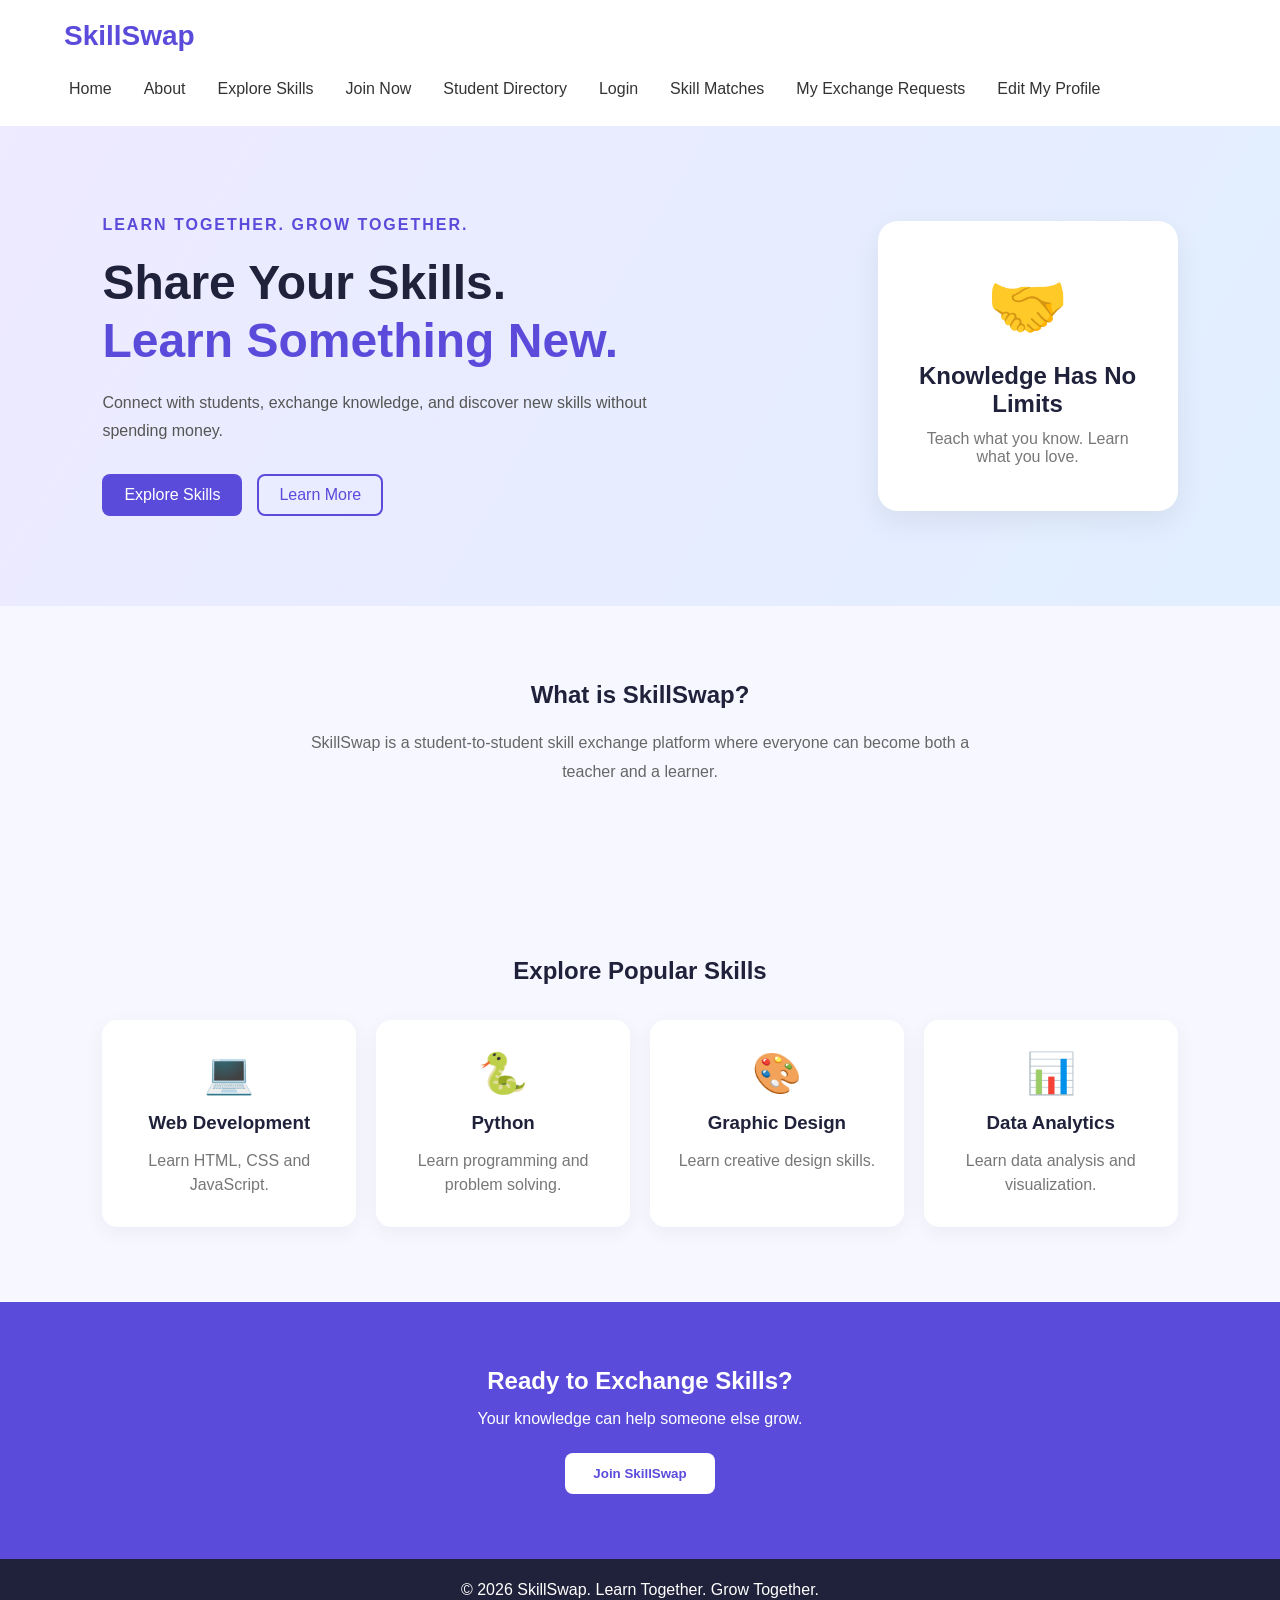
<file: index.html>
<!DOCTYPE html>
<html lang="en">
<head>
    <meta charset="UTF-8">
    <meta name="viewport" content="width=device-width, initial-scale=1.0">
    <title>SkillSwap | Exchange Skills, Grow Together</title>
    <link rel="stylesheet" href="style.css">
</head>
<body>

    <header>
       

<nav class="navbar">

    <div class="logo">
        SkillSwap
    </div>

    <div class="nav-links">
        <a href="index.html#home">Home</a>
        <a href="index.html#about">About</a>
        <a href="index.html#skills">Explore Skills</a>
        <a href="register.html">Join Now</a>
        <a href="students.html">Student Directory</a>
        <a href="login.html">Login</a>
        <a href="matches.html">Skill Matches</a>
        <a href="requests.html">My Exchange Requests</a>
        <a href="edit-profile.html">Edit My Profile</a>
    </div>

</nav>


 

    </header>

    <section class="hero" id="home">
        <div class="hero-content">
            <p class="tagline">LEARN TOGETHER. GROW TOGETHER.</p>

            <h1>Share Your Skills.<br>
                <span>Learn Something New.</span>
            </h1>

            <p>
                Connect with students, exchange knowledge,
                and discover new skills without spending money.
            </p>

            <div class="hero-buttons">
                <a href="#skills" class="primary-btn">Explore Skills</a>
                <a href="#about" class="secondary-btn">Learn More</a>
            </div>
        </div>

        <div class="hero-card">
            <div class="circle">🤝</div>
            <h2>Knowledge Has No Limits</h2>
            <p>Teach what you know. Learn what you love.</p>
        </div>
    </section>

    <section class="about" id="about">
        <h2>What is SkillSwap?</h2>
        <p>
            SkillSwap is a student-to-student skill exchange
            platform where everyone can become both a teacher
            and a learner.
        </p>
    </section>

    <section class="skills" id="skills">
        <h2>Explore Popular Skills</h2>

        <div class="skill-container">
            <div class="skill-card">
                <span>💻</span>
                <h3>Web Development</h3>
                <p>Learn HTML, CSS and JavaScript.</p>
            </div>

            <div class="skill-card">
                <span>🐍</span>
                <h3>Python</h3>
                <p>Learn programming and problem solving.</p>
            </div>

            <div class="skill-card">
                <span>🎨</span>
                <h3>Graphic Design</h3>
                <p>Learn creative design skills.</p>
            </div>

            <div class="skill-card">
                <span>📊</span>
                <h3>Data Analytics</h3>
                <p>Learn data analysis and visualization.</p>
            </div>
        </div>
    </section>

    <section class="join" id="join">
        <h2>Ready to Exchange Skills?</h2>
        <p>Your knowledge can help someone else grow.</p>
        <button onclick="joinMessage()">Join SkillSwap</button>
    </section>

    <footer>
        <p>© 2026 SkillSwap. Learn Together. Grow Together.</p>
    </footer>

    <script src="script.js"></script>
</body>
</html>
</file>
<file: style.css>
* {
    margin: 0;
    padding: 0;
    box-sizing: border-box;
    font-family: Arial, sans-serif;
}

html {
    scroll-behavior: smooth;
}

body {
    background: #f7f8ff;
    color: #20213a;
}

.navbar {
    display: flex;
    justify-content: space-between;
    align-items: center;
    padding: 22px 8%;
    background: white;
}

.logo {
    color: #5b4bdb;
    font-size: 28px;
}

.logo span {
    color: #20213a;
}

.navbar ul {
    display: flex;
    list-style: none;
    gap: 30px;
}

.navbar a {
    text-decoration: none;
    color: #333;
}

.nav-btn, .primary-btn {
    background: #5b4bdb;
    color: white !important;
    padding: 12px 22px;
    border-radius: 8px;
}

.hero {
    min-height: 480px;
    padding: 90px 8%;
    display: flex;
    align-items: center;
    justify-content: space-between;
    gap: 40px;
    background: linear-gradient(120deg, #eeeaff, #e1efff);
}

.hero-content {
    max-width: 580px;
}

.tagline {
    color: #5b4bdb;
    font-weight: bold;
    letter-spacing: 2px;
    margin-bottom: 20px;
}

.hero h1 {
    font-size: 48px;
    line-height: 1.2;
    margin-bottom: 20px;
}

.hero h1 span {
    color: #5b4bdb;
}

.hero-content > p:not(.tagline) {
    color: #555;
    line-height: 1.7;
}

.hero-buttons {
    display: flex;
    gap: 15px;
    margin-top: 30px;
}

.hero-buttons a {
    text-decoration: none;
}

.secondary-btn {
    border: 2px solid #5b4bdb;
    color: #5b4bdb;
    padding: 10px 20px;
    border-radius: 8px;
}

.hero-card {
    background: white;
    padding: 45px 30px;
    border-radius: 20px;
    text-align: center;
    width: 300px;
    box-shadow: 0 10px 30px #00000012;
}

.circle {
    font-size: 65px;
    margin-bottom: 20px;
}

.hero-card p {
    margin-top: 12px;
    color: #777;
}

.about, .skills {
    padding: 75px 8%;
    text-align: center;
}

.about p {
    max-width: 700px;
    margin: 20px auto;
    line-height: 1.8;
    color: #666;
}

.skill-container {
    display: grid;
    grid-template-columns: repeat(4, 1fr);
    gap: 20px;
    margin-top: 35px;
}

.skill-card {
    background: white;
    padding: 30px 15px;
    border-radius: 15px;
    box-shadow: 0 5px 20px #0000000d;
    transition: 0.3s;
}

.skill-card:hover {
    transform: translateY(-8px);
    box-shadow: 0 10px 25px #5b4bdb25;
}

.skill-card span {
    font-size: 40px;
}

.skill-card h3 {
    margin: 15px 0;
}

.skill-card p {
    color: #777;
    line-height: 1.5;
}

.join {
    background: #5b4bdb;
    color: white;
    text-align: center;
    padding: 65px 20px;
}

.join p {
    margin: 15px 0 25px;
}

.join button {
    padding: 13px 28px;
    border: none;
    border-radius: 8px;
    background: white;
    color: #5b4bdb;
    font-weight: bold;
    cursor: pointer;
}

footer {
    padding: 22px;
    text-align: center;
    background: #20213a;
    color: white;
}

@media (max-width: 800px) {
    .navbar {
        flex-wrap: wrap;
        gap: 20px;
    }

    .navbar ul {
        gap: 12px;
    }

    .hero {
        flex-direction: column;
        text-align: center;
    }

    .hero h1 {
        font-size: 36px;
    }

    .hero-buttons {
        justify-content: center;
    }

    .skill-container {
        grid-template-columns: repeat(2, 1fr);
    }
}

@media (max-width: 480px) {
    .skill-container {
        grid-template-columns: 1fr;
    }
}

/* Registration Page */

.register-section {
    min-height: 100vh;
    display: flex;
    justify-content: center;
    align-items: center;
    padding: 30px 15px;
    background: linear-gradient(120deg, #eeeaff, #e1efff);
}

.register-box {
    background: white;
    width: 100%;
    max-width: 450px;
    padding: 35px;
    border-radius: 18px;
    box-shadow: 0 10px 35px #00000015;
}

.register-box h1 {
    text-align: center;
    margin-bottom: 10px;
}

.register-box h1 span {
    color: #5b4bdb;
}

.register-box > p {
    text-align: center;
    color: #777;
    margin-bottom: 25px;
}

.register-box label {
    display: block;
    margin: 15px 0 7px;
    font-weight: bold;
}

.register-box input {
    width: 100%;
    padding: 12px;
    border: 1px solid #ddd;
    border-radius: 7px;
    outline: none;
}

.register-box input:focus {
    border-color: #5b4bdb;
}

.register-box button {
    width: 100%;
    padding: 13px;
    margin-top: 25px;
    background: #5b4bdb;
    color: white;
    border: none;
    border-radius: 8px;
    cursor: pointer;
}

.register-box a {
    display: block;
    text-align: center;
    margin-top: 20px;
    color: #5b4bdb;
    text-decoration: none;
}

/* RESPONSIVE DESIGN FOR ALL DEVICES */

/* Navigation menu button */
.menu-toggle {
    display: none;
    border: none;
    background: #5b4bdb;
    color: white;
    padding: 9px 13px;
    font-size: 22px;
    border-radius: 7px;
    cursor: pointer;
}

/* Tablets and smaller laptops */
@media (max-width: 900px) {

    .navbar {
        padding: 18px 5%;
        flex-wrap: wrap;
    }

    .hero {
        padding: 65px 5%;
    }

    .hero h1 {
        font-size: 40px;
    }

    .skill-container {
        grid-template-columns: repeat(2, 1fr);
    }
}

/* Mobile phones */
@media (max-width: 600px) {

    .navbar {
        position: relative;
        padding: 16px 5%;
        display: flex;
        justify-content: space-between;
    }

    .logo {
        font-size: 23px;
    }

    .menu-toggle {
        display: block;
    }

    .navbar ul {
        display: none;
        width: 100%;
        flex-direction: column;
        gap: 0;
        order: 3;
        background: white;
    }

    .navbar ul.show {
        display: flex;
    }

    .navbar ul li {
        padding: 13px 5px;
        border-top: 1px solid #eee;
    }

    .navbar .nav-btn {
        display: none;
    }

    .hero {
        padding: 55px 6%;
        flex-direction: column;
        text-align: center;
    }

    .hero h1 {
        font-size: 32px;
    }

    .hero-buttons {
        flex-direction: column;
    }

    .hero-buttons a {
        display: block;
    }

    .hero-card {
        width: 100%;
        max-width: 320px;
    }

    .about, .skills {
        padding: 50px 6%;
    }

    .skill-container {
        grid-template-columns: 1fr;
    }

    .register-box {
        padding: 25px 20px;
    }

    .join {
        padding: 50px 20px;
    }
}

/* Very small mobile screens */
@media (max-width: 360px) {

    .logo {
        font-size: 20px;
    }

    .hero h1 {
        font-size: 27px;
    }

    .hero-content {
        width: 100%;
    }

    .register-box {
        padding: 20px 15px;
    }
}

/* Prevent horizontal overflow */
img {
    max-width: 100%;
    height: auto;
}

input, button {
    max-width: 100%;
}


/* SkillSwap Navigation */

.navbar {
    display: flex;
    justify-content: space-between;
    align-items: center;
    flex-wrap: wrap;
    padding: 20px 5%;
    gap: 20px;
}

.logo {
    font-size: 28px;
    font-weight: bold;
}

.nav-links {
    display: flex;
    align-items: center;
    justify-content: center;
    flex-wrap: wrap;
    gap: 22px;
}

.nav-links a {
    text-decoration: none;
    padding: 8px 5px;
    transition: 0.3s;
}

.nav-links a:hover {
    color: #2563eb;
}
</file>
